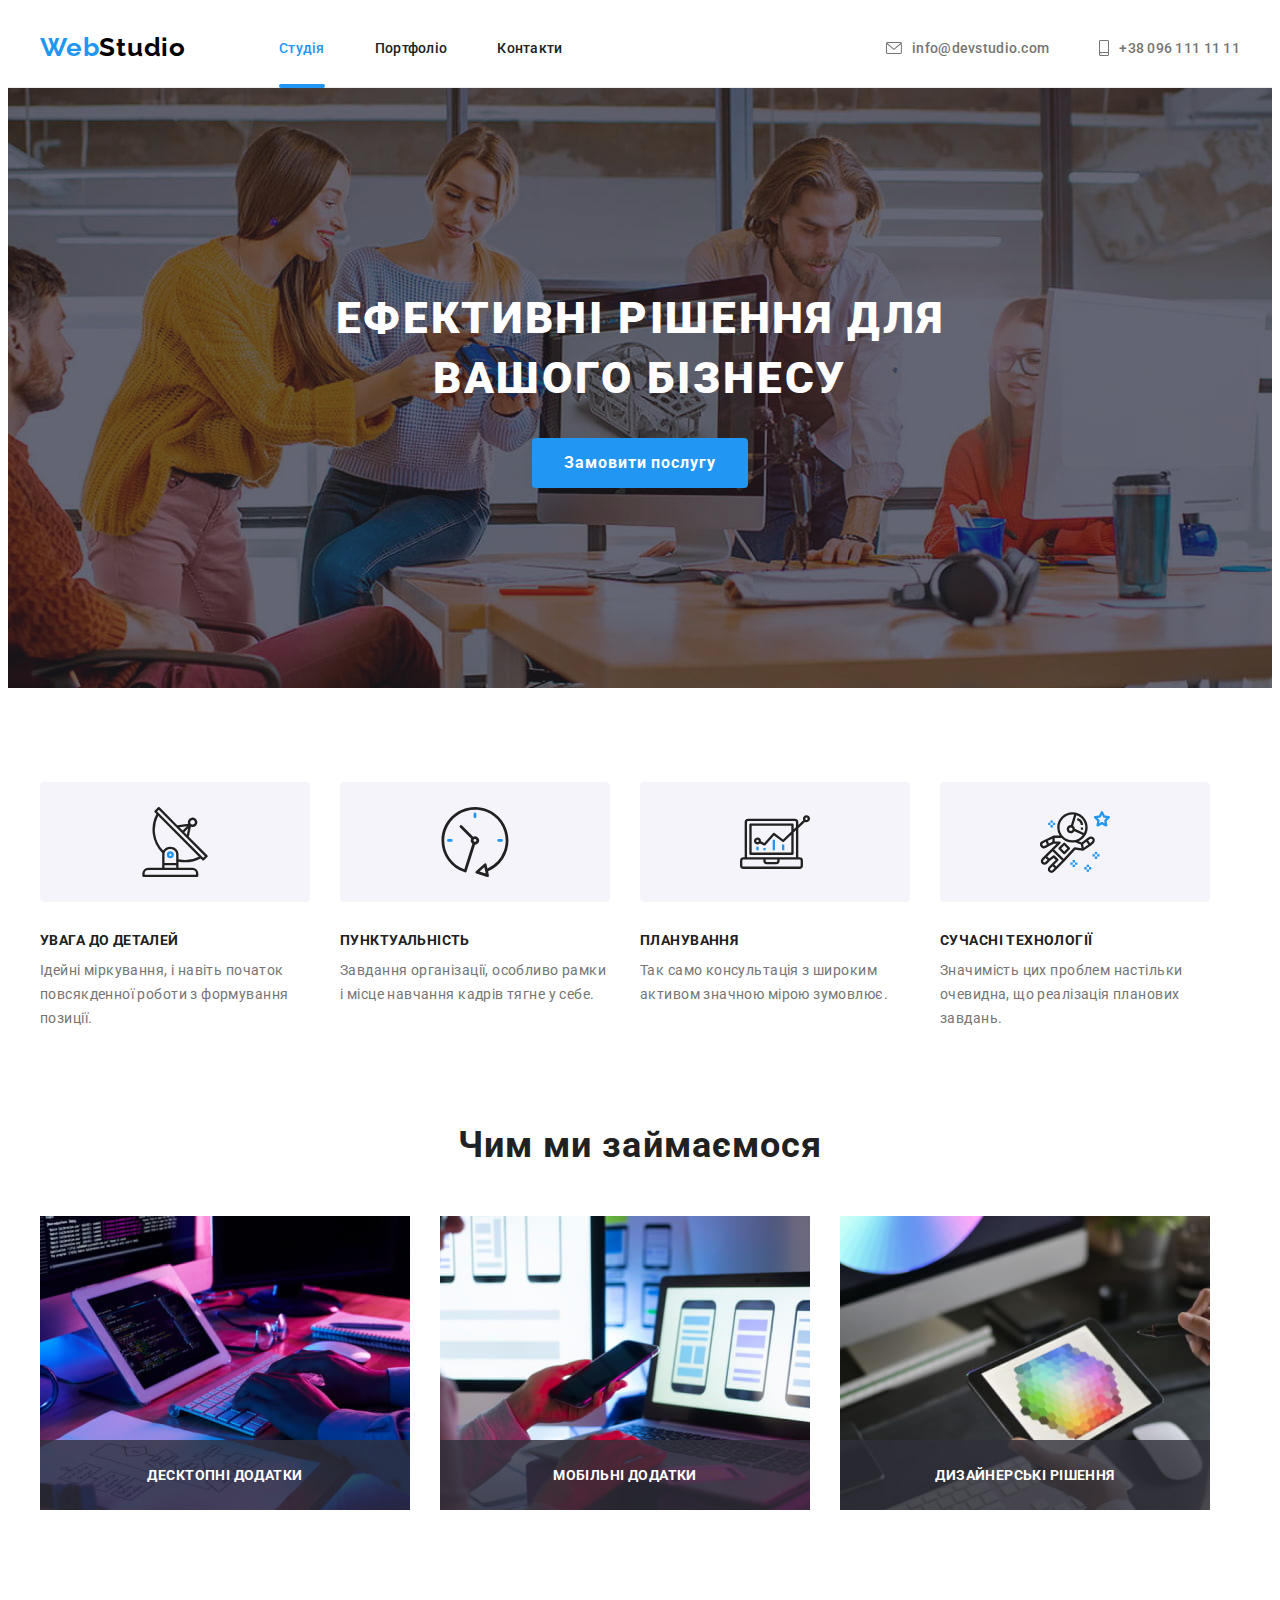
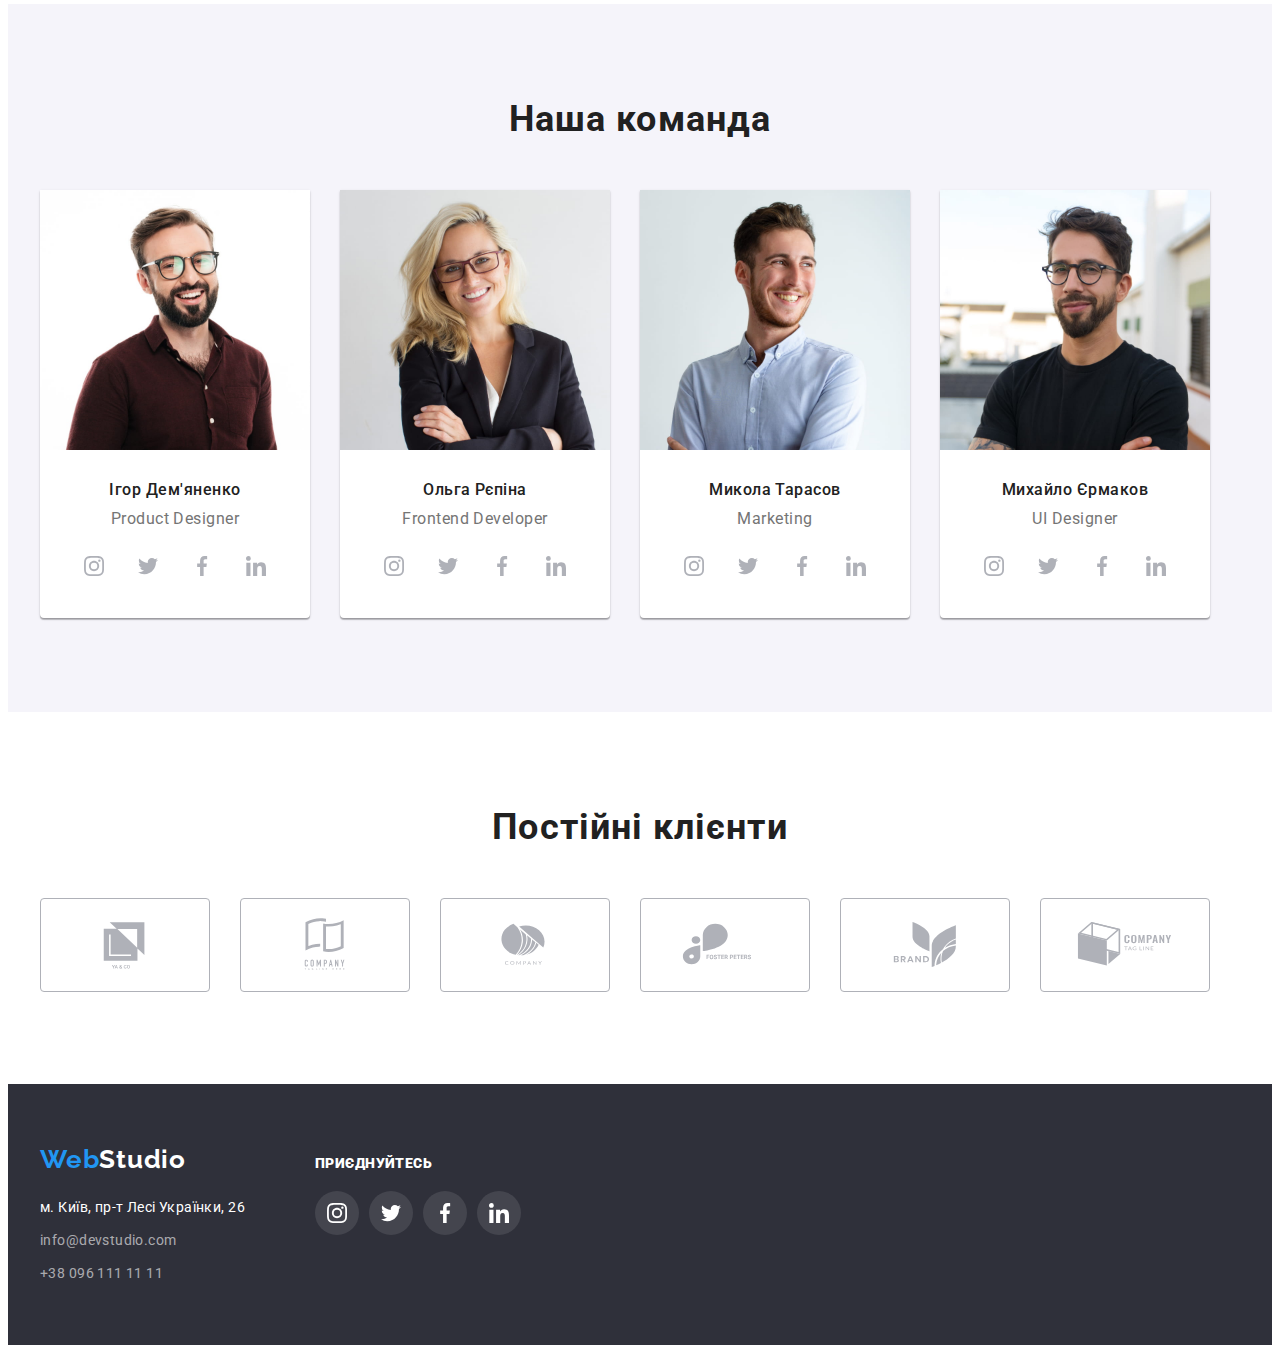
<file: index.html>
<!DOCTYPE html>
<html lang="uk">
  <head>
    <meta charset="UTF-8" />
    <meta http-equiv="X-UA-Compatible" content="IE=edge" />
    <meta name="viewport" content="width=device-width, initial-scale=1.0" />
    <title>Студія</title>
    <!-- Fonts -->
    <link rel="preconnect" href="https://fonts.googleapis.com" />
    <link rel="preconnect" href="https://fonts.gstatic.com" crossorigin />
    <link
      href="https://fonts.googleapis.com/css2?family=Raleway:wght@700&family=Roboto:wght@400;500;700;900&display=swap"
      rel="stylesheet"
    />
    <!-- Modern Normalize -->
    <link
      rel="stylesheet"
      href="https://cdnjs.cloudflare.com/ajax/libs/modern-normalize/1.1.0/modern-normalize.min.css"
      integrity="sha512-wpPYUAdjBVSE4KJnH1VR1HeZfpl1ub8YT/NKx4PuQ5NmX2tKuGu6U/JRp5y+Y8XG2tV+wKQpNHVUX03MfMFn9Q=="
      crossorigin="anonymous"
      referrerpolicy="no-referrer"
    />
    <!-- Custom Styles -->
    <link rel="stylesheet" href="./css/style.css" />
  </head>
  <body class="page">
    <header class="header">
      <div class="container header-container">
        <a class="header-logo link" lang="en" href="./index.html"
          ><span class="logo-part">Web</span>Studio</a
        >
        <nav class="main-nav">
          <ul class="main-nav-list list">
            <li class="main-nav-item">
              <a class="main-nav-link link current" href="./index.html">Студія</a>
            </li>
            <li class="main-nav-item">
              <a class="main-nav-link link" href="./portfolio.html">Портфоліо</a>
            </li>
            <li class="main-nav-item">
              <a class="main-nav-link link" href="#">Контакти</a>
            </li>
          </ul>
        </nav>
        <ul class="header-contact-list list">
          <li class="header-contact-item">
            <a class="header-contact-link link" href="mailto:info@devstudio.com">
              <svg class="contact-icon" width="16" height="12">
                <use href="./images/icons.svg#mail"></use>
              </svg>
              info@devstudio.com</a
            >
          </li>
          <li class="header-contact-item">
            <a class="header-contact-link link" href="tel:+380961111111">
              <svg class="contact-icon" width="10" height="16">
                <use href="./images/icons.svg#phone"></use>
              </svg>
              +38 096 111 11 11</a
            >
          </li>
        </ul>
      </div>
    </header>
    <main>
      <!-- Герой  -->
      <section class="hero">
        <div class="container">
          <h1 class="hero-title">Ефективні рішення для вашого бізнесу</h1>
          <button class="hero-btn" type="button" data-modal-open>Замовити послугу</button>
        </div>
      </section>
      <!-- Особливості -->
      <section class="features section">
        <div class="container">
          <h2 class="features-main-title visually-hidden">Особливості</h2>
          <ul class="features-list list">
            <li class="features-list-item">
              <div class="background-icon">
                <svg class="features-icon" width="70" height="70">
                  <use href="./images/icons.svg#antenna"></use>
                </svg>
              </div>
              <h3 class="features-title">Увага до деталей</h3>
              <p class="features-subtitle">
                Ідейні міркування, і навіть початок повсякденної роботи з формування позиції.
              </p>
            </li>
            <li class="features-list-item">
              <div class="background-icon">
                <svg class="features-icon" width="70" height="70">
                  <use href="./images/icons.svg#clock"></use>
                </svg>
              </div>
              <h3 class="features-title">Пунктуальність</h3>
              <p class="features-subtitle">
                Завдання організації, особливо рамки і місце навчання кадрів тягне у себе.
              </p>
            </li>
            <li class="features-list-item">
              <div class="background-icon">
                <svg class="features-icon" width="70" height="70">
                  <use href="./images/icons.svg#diagram"></use>
                </svg>
              </div>
              <h3 class="features-title">Планування</h3>
              <p class="features-subtitle">
                Так само консультація з широким активом значною мірою зумовлює.
              </p>
            </li>
            <li class="features-list-item">
              <div class="background-icon">
                <svg class="features-icon" width="70" height="70">
                  <use href="./images/icons.svg#astronaut"></use>
                </svg>
              </div>
              <h3 class="features-title">Сучасні технології</h3>
              <p class="features-subtitle">
                Значимість цих проблем настільки очевидна, що реалізація планових завдань.
              </p>
            </li>
          </ul>
        </div>
      </section>
      <!-- Чим ми займаємося -->
      <section class="function">
        <div class="container">
          <h2 class="function-title">Чим ми займаємося</h2>
          <ul class="function-list list">
            <li class="function-list-item">
              <div class="function-thumb">
                <img
                  class="function-img"
                  src="./images/what-we-do/img-1.jpg"
                  alt="Десктопні додатки"
                  width="370"
                  height="294"
                />
                <div class="function-txt-box">
                  <p class="function-txt">Десктопні додатки</p>
                </div>
              </div>
            </li>
            <li class="function-list-item">
              <div class="function-thumb">
                <img
                  class="function-img"
                  src="./images/what-we-do/img-2.jpg"
                  alt="Мобільні додатки"
                  width="370"
                  height="294"
                />
                <div class="function-txt-box">
                  <p class="function-txt">Мобільні додатки</p>
                </div>
              </div>
            </li>
            <li class="function-list-item">
              <div class="function-thumb">
                <img
                  class="function-img"
                  src="./images/what-we-do/img-3.jpg"
                  alt="Дизайнерські рішення"
                  width="370"
                  height="294"
                />
                <div class="function-txt-box">
                  <p class="function-txt">Дизайнерські рішення</p>
                </div>
              </div>
            </li>
          </ul>
        </div>
      </section>
      <!-- Наша команда -->
      <section class="team section">
        <div class="container">
          <h2 class="team-title">Наша команда</h2>
          <ul class="team-list list">
            <li class="team-list-item">
              <img
                class="team-img"
                src="./images/our-team/img-1.jpg"
                alt="Ігор Дем'яненко"
                width="270"
                height="260"
              />
              <div class="txt-part">
                <h3 class="name">Ігор Дем'яненко</h3>
                <p class="profession" lang="en">Product Designer</p>
                <ul class="socials list">
                  <li class="socials-item">
                    <a
                      class="socials-link link"
                      href="https://instagram.com"
                      target="_blank"
                      rel="noopener noreferrer"
                      aria-label="Instagram"
                    >
                      <svg class="socials-icon" width="20" height="20">
                        <use href="./images/icons.svg#instagram"></use>
                      </svg>
                    </a>
                  </li>
                  <li class="socials-item">
                    <a
                      class="socials-link link"
                      href="https://twitter.com"
                      target="_blank"
                      rel="noopener noreferrer"
                      aria-label="Twitter"
                    >
                      <svg class="socials-icon" width="20" height="20">
                        <use href="./images/icons.svg#twitter"></use>
                      </svg>
                    </a>
                  </li>
                  <li class="socials-item">
                    <a
                      class="socials-link link"
                      href="https://facebook.com"
                      target="_blank"
                      rel="noopener noreferrer"
                      aria-label="Facebook"
                    >
                      <svg class="socials-icon" width="20" height="20">
                        <use href="./images/icons.svg#facebook"></use>
                      </svg>
                    </a>
                  </li>
                  <li class="socials-item">
                    <a
                      class="socials-link link"
                      href="https://linkedin.com"
                      target="_blank"
                      rel="noopener noreferrer"
                      aria-label="Linkedin"
                    >
                      <svg class="socials-icon" width="20" height="20">
                        <use href="./images/icons.svg#linkedin"></use>
                      </svg>
                    </a>
                  </li>
                </ul>
              </div>
            </li>
            <li class="team-list-item">
              <img
                class="team-img"
                src="./images/our-team/img-2.jpg"
                alt="Ольга Рєпіна"
                width="270"
                height="260"
              />
              <div class="txt-part">
                <h3 class="name">Ольга Рєпіна</h3>
                <p class="profession" lang="en">Frontend Developer</p>
                <ul class="socials list">
                  <li class="socials-item">
                    <a
                      class="socials-link link"
                      href="https://instagram.com"
                      target="_blank"
                      rel="noopener noreferrer"
                      aria-label="Instagram"
                    >
                      <svg class="socials-icon" width="20" height="20">
                        <use href="./images/icons.svg#instagram"></use>
                      </svg>
                    </a>
                  </li>
                  <li class="socials-item">
                    <a
                      class="socials-link link"
                      href="https://twitter.com"
                      target="_blank"
                      rel="noopener noreferrer"
                      aria-label="Twitter"
                    >
                      <svg class="socials-icon" width="20" height="20">
                        <use href="./images/icons.svg#twitter"></use>
                      </svg>
                    </a>
                  </li>
                  <li class="socials-item">
                    <a
                      class="socials-link link"
                      href="https://facebook.com"
                      target="_blank"
                      rel="noopener noreferrer"
                      aria-label="Facebook"
                    >
                      <svg class="socials-icon" width="20" height="20">
                        <use href="./images/icons.svg#facebook"></use>
                      </svg>
                    </a>
                  </li>
                  <li class="socials-item">
                    <a
                      class="socials-link link"
                      href="https://linkedin.com"
                      target="_blank"
                      rel="noopener noreferrer"
                      aria-label="Linkedin"
                    >
                      <svg class="socials-icon" width="20" height="20">
                        <use href="./images/icons.svg#linkedin"></use>
                      </svg>
                    </a>
                  </li>
                </ul>
              </div>
            </li>
            <li class="team-list-item">
              <img
                class="team-img"
                src="./images/our-team/img-3.jpg"
                alt="Микола Тарасов"
                width="270"
                height="260"
              />
              <div class="txt-part">
                <h3 class="name">Микола Тарасов</h3>
                <p class="profession" lang="en">Marketing</p>
                <ul class="socials list">
                  <li class="socials-item">
                    <a
                      class="socials-link link"
                      href="https://instagram.com"
                      target="_blank"
                      rel="noopener noreferrer"
                      aria-label="Instagram"
                    >
                      <svg class="socials-icon" width="20" height="20">
                        <use href="./images/icons.svg#instagram"></use>
                      </svg>
                    </a>
                  </li>
                  <li class="socials-item">
                    <a
                      class="socials-link link"
                      href="https://twitter.com"
                      target="_blank"
                      rel="noopener noreferrer"
                      aria-label="Twitter"
                    >
                      <svg class="socials-icon" width="20" height="20">
                        <use href="./images/icons.svg#twitter"></use>
                      </svg>
                    </a>
                  </li>
                  <li class="socials-item">
                    <a
                      class="socials-link link"
                      href="https://facebook.com"
                      target="_blank"
                      rel="noopener noreferrer"
                      aria-label="Facebook"
                    >
                      <svg class="socials-icon" width="20" height="20">
                        <use href="./images/icons.svg#facebook"></use>
                      </svg>
                    </a>
                  </li>
                  <li class="socials-item">
                    <a
                      class="socials-link link"
                      href="https://linkedin.com"
                      target="_blank"
                      rel="noopener noreferrer"
                      aria-label="Linkedin"
                    >
                      <svg class="socials-icon" width="20" height="20">
                        <use href="./images/icons.svg#linkedin"></use>
                      </svg>
                    </a>
                  </li>
                </ul>
              </div>
            </li>
            <li class="team-list-item">
              <img
                class="team-img"
                src="./images/our-team/img-4.jpg"
                alt="Михайло Єрмаков"
                width="270"
                height="260"
              />
              <div class="txt-part">
                <h3 class="name">Михайло Єрмаков</h3>
                <p class="profession" lang="en">UI Designer</p>
                <ul class="socials list">
                  <li class="socials-item">
                    <a
                      class="socials-link link"
                      href="https://instagram.com"
                      target="_blank"
                      rel="noopener noreferrer"
                      aria-label="Instagram"
                    >
                      <svg class="socials-icon" width="20" height="20">
                        <use href="./images/icons.svg#instagram"></use>
                      </svg>
                    </a>
                  </li>
                  <li class="socials-item">
                    <a
                      class="socials-link link"
                      href="https://twitter.com"
                      target="_blank"
                      rel="noopener noreferrer"
                      aria-label="Twitter"
                    >
                      <svg class="socials-icon" width="20" height="20">
                        <use href="./images/icons.svg#twitter"></use>
                      </svg>
                    </a>
                  </li>
                  <li class="socials-item">
                    <a
                      class="socials-link link"
                      href="https://facebook.com"
                      target="_blank"
                      rel="noopener noreferrer"
                      aria-label="Facebook"
                    >
                      <svg class="socials-icon" width="20" height="20">
                        <use href="./images/icons.svg#facebook"></use>
                      </svg>
                    </a>
                  </li>
                  <li class="socials-item">
                    <a
                      class="socials-link link"
                      href="https://linkedin.com"
                      target="_blank"
                      rel="noopener noreferrer"
                      aria-label="Linkedin"
                    >
                      <svg class="socials-icon" width="20" height="20">
                        <use href="./images/icons.svg#linkedin"></use>
                      </svg>
                    </a>
                  </li>
                </ul>
              </div>
            </li>
          </ul>
        </div>
      </section>
      <!-- Постійні клієнти -->
      <section class="clients section">
        <div class="container">
          <h2 class="clients-title">Постійні клієнти</h2>
          <ul class="clients-list list">
            <li class="clients-list-item">
              <a
                class="clients-link link"
                href="#"
                target="_blank"
                rel="noopener noreferrer"
                aria-label="YA & CO"
                ><svg class="client-icon" width="106" height="60">
                  <use href="./images/icons.svg#client1"></use>
                </svg>
              </a>
            </li>
            <li class="clients-list-item">
              <a
                class="clients-link link"
                href="#"
                target="_blank"
                rel="noopener noreferrer"
                aria-label="COMPANY TAGLINE HERE"
                ><svg class="client-icon" width="106" height="60">
                  <use href="./images/icons.svg#client2"></use>
                </svg>
              </a>
            </li>
            <li class="clients-list-item">
              <a
                class="clients-link link"
                href="#"
                target="_blank"
                rel="noopener noreferrer"
                aria-label="COMPANY"
                ><svg class="client-icon" width="106" height="60">
                  <use href="./images/icons.svg#client3"></use>
                </svg>
              </a>
            </li>
            <li class="clients-list-item">
              <a
                class="clients-link link"
                href="#"
                target="_blank"
                rel="noopener noreferrer"
                aria-label="FOSTER PETERS"
                ><svg class="client-icon" width="106" height="60">
                  <use href="./images/icons.svg#client4"></use>
                </svg>
              </a>
            </li>
            <li class="clients-list-item">
              <a
                class="clients-link link"
                href="#"
                target="_blank"
                rel="noopener noreferrer"
                aria-label="BRAND"
                ><svg class="client-icon" width="106" height="60">
                  <use href="./images/icons.svg#client5"></use>
                </svg>
              </a>
            </li>
            <li class="clients-list-item">
              <a
                class="clients-link link"
                href="#"
                target="_blank"
                rel="noopener noreferrer"
                aria-label="COMPANY TAG LINE"
                ><svg class="client-icon" width="106" height="60">
                  <use href="./images/icons.svg#client6"></use>
                </svg>
              </a>
            </li>
          </ul>
        </div>
      </section>
    </main>
    <footer class="footer">
      <div class="footer-container container">
        <div class="footer-nav">
          <a class="footer-logo link" lang="en" href="./index.html"
            ><span class="logo-part">Web</span>Studio</a
          >
          <address class="info">
            <ul class="info-list list">
              <li class="info-list-item">
                <a
                  class="adress-link link"
                  href="https://goo.gl/maps/as8fTJ3yX4qx2LzX6"
                  target="_blank"
                  rel="noopener noreferrer"
                  >м. Київ, пр-т Лесі Українки, 26</a
                >
              </li>
              <li class="info-list-item">
                <a class="info-link link" href="mailto:info@devstudio.com">info@devstudio.com</a>
              </li>
              <li class="info-list-item">
                <a class="info-link link" href="tel:+380961111111">+38 096 111 11 11</a>
              </li>
            </ul>
          </address>
        </div>
        <div class="footer-socials">
          <p class="footer-socials-title"><strong>приєднуйтесь</strong></p>
          <ul class="footer-socials-list list">
            <li class="footer-socials-item">
              <a
                class="footer-socials-link link"
                href="https://instagram.com"
                target="_blank"
                rel="noopener noreferrer"
                aria-label="Instagram"
              >
                <svg class="footer-socials-icon" width="20" height="20">
                  <use href="./images/icons.svg#instagram"></use>
                </svg>
              </a>
            </li>
            <li class="footer-socials-item">
              <a
                class="footer-socials-link link"
                href="https://twitter.com"
                target="_blank"
                rel="noopener noreferrer"
                aria-label="Twitter"
              >
                <svg class="footer-socials-icon" width="20" height="20">
                  <use href="./images/icons.svg#twitter"></use>
                </svg>
              </a>
            </li>
            <li class="footer-socials-item">
              <a
                class="footer-socials-link link"
                href="https://facebook.com"
                target="_blank"
                rel="noopener noreferrer"
                aria-label="Facebook"
              >
                <svg class="footer-socials-icon" width="20" height="20">
                  <use href="./images/icons.svg#facebook"></use>
                </svg>
              </a>
            </li>
            <li class="footer-socials-item">
              <a
                class="footer-socials-link link"
                href="https://linkedin.com"
                target="_blank"
                rel="noopener noreferrer"
                aria-label="Linkedin"
              >
                <svg class="footer-socials-icon" width="20" height="20">
                  <use href="./images/icons.svg#linkedin"></use>
                </svg>
              </a>
            </li>
          </ul>
        </div>
      </div>
    </footer>
    <!-- Modal window -->
    <div class="backdrop is-hidden" data-modal>
      <div class="modal">
        <button class="modal-btn" type="button" data-modal-close>
          <svg width="11" height="11">
            <use href="./images/icons.svg#close-x"></use>
          </svg>
        </button>
      </div>
    </div>
    <script src="./js/modal.js"></script>
  </body>
</html>
</file>
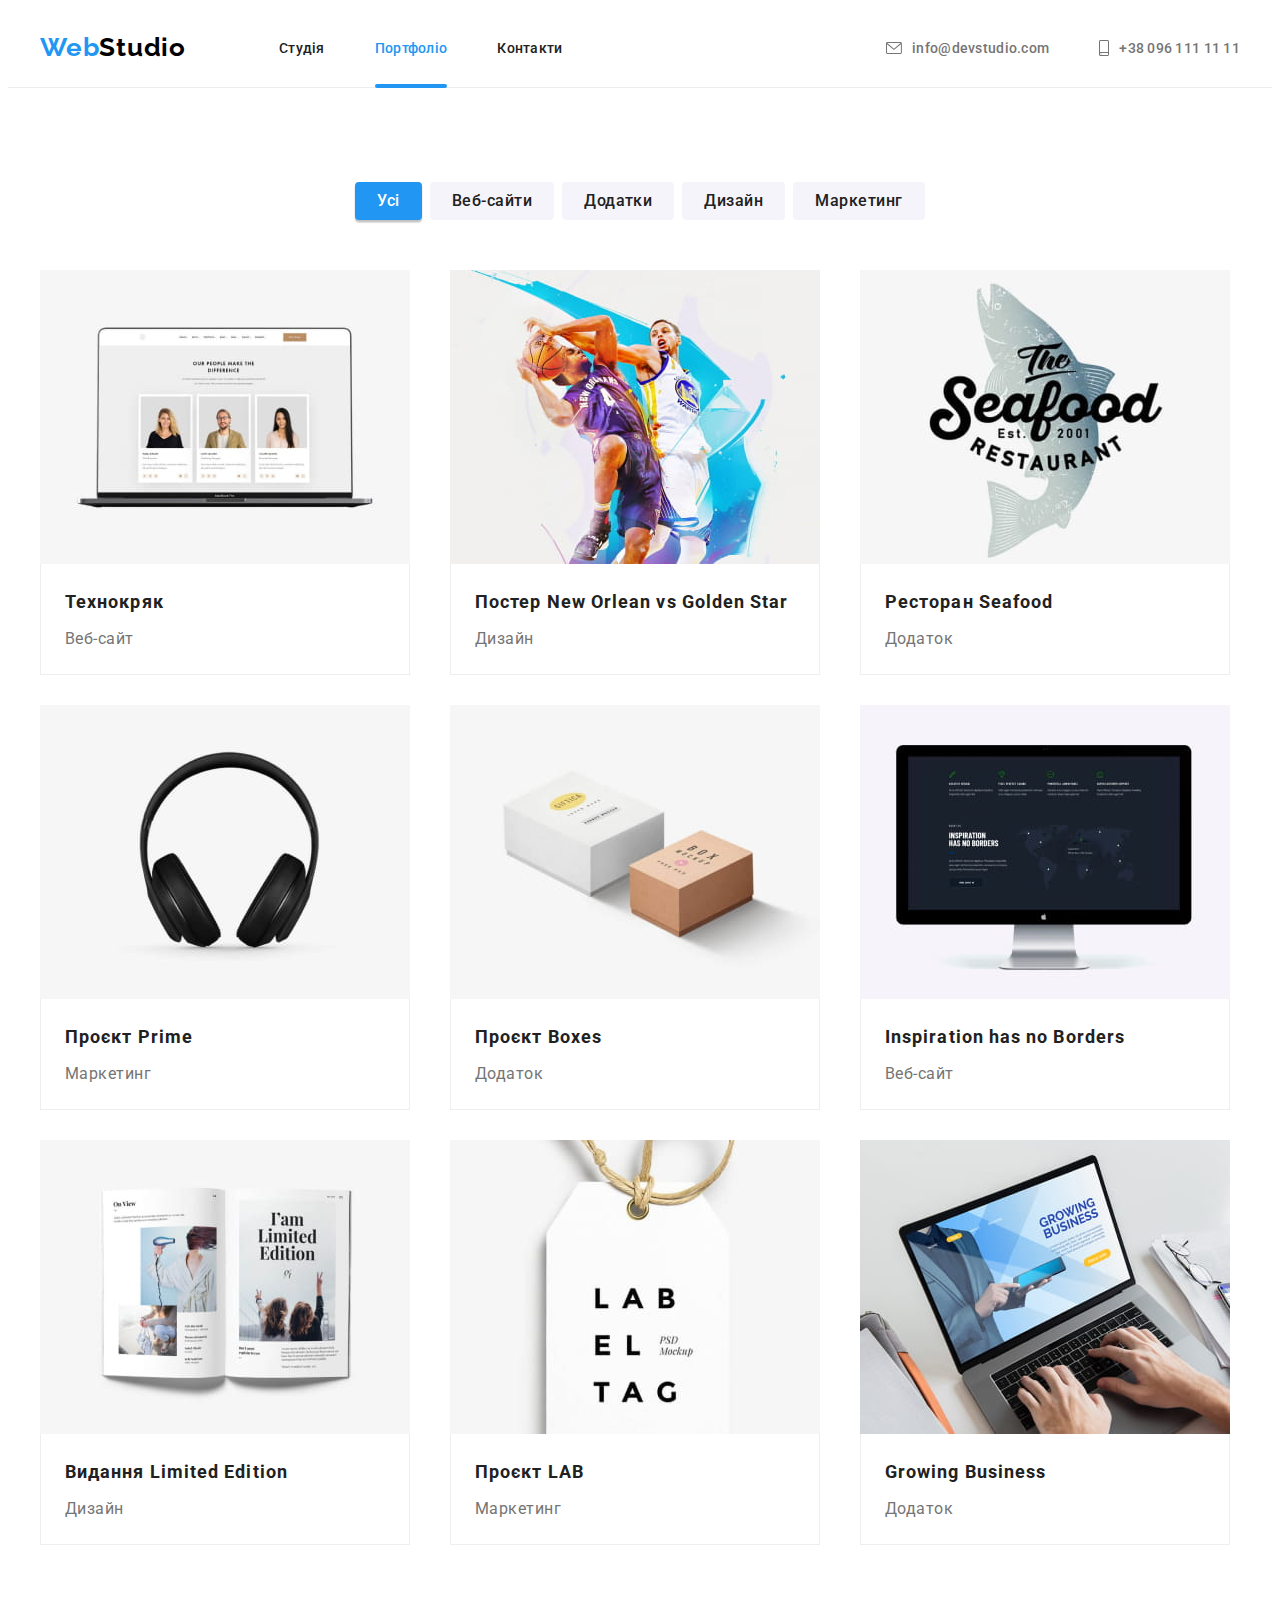
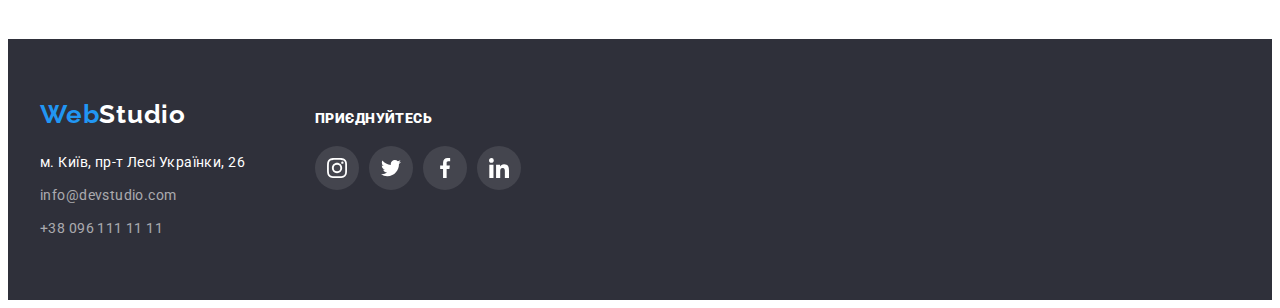
<file: portfolio.html>
<!DOCTYPE html>
<html lang="uk">
  <head>
    <meta charset="UTF-8" />
    <meta http-equiv="X-UA-Compatible" content="IE=edge" />
    <meta name="viewport" content="width=device-width, initial-scale=1.0" />
    <title>Портфоліо</title>
    <!-- Fonts -->
    <link rel="preconnect" href="https://fonts.googleapis.com" />
    <link rel="preconnect" href="https://fonts.gstatic.com" crossorigin />
    <link
      href="https://fonts.googleapis.com/css2?family=Raleway:wght@700&family=Roboto:wght@400;500;700;900&display=swap"
      rel="stylesheet"
    />
    <!-- Modern Normalize -->
    <link
      rel="stylesheet"
      href="https://cdnjs.cloudflare.com/ajax/libs/modern-normalize/1.1.0/modern-normalize.min.css"
      integrity="sha512-wpPYUAdjBVSE4KJnH1VR1HeZfpl1ub8YT/NKx4PuQ5NmX2tKuGu6U/JRp5y+Y8XG2tV+wKQpNHVUX03MfMFn9Q=="
      crossorigin="anonymous"
      referrerpolicy="no-referrer"
    />
    <!-- Custom Styles -->
    <link rel="stylesheet" href="./css/style.css" />
  </head>
  <body class="page">
    <!-- Header -->
    <header class="header">
      <div class="container header-container">
        <a class="header-logo link" lang="en" href="./index.html"
          ><span class="logo-part">Web</span>Studio</a
        >
        <nav class="main-nav">
          <ul class="main-nav-list list">
            <li class="main-nav-item">
              <a class="main-nav-link link" href="./index.html">Студія</a>
            </li>
            <li class="main-nav-item">
              <a class="main-nav-link link current" href="./portfolio.html">Портфоліо</a>
            </li>
            <li class="main-nav-item">
              <a class="main-nav-link link" href="#">Контакти</a>
            </li>
          </ul>
        </nav>
        <ul class="header-contact-list list">
          <li class="header-contact-item">
            <a class="header-contact-link link" href="mailto:info@devstudio.com">
              <svg class="contact-icon" width="16" height="12">
                <use href="./images/icons.svg#mail"></use>
              </svg>
              info@devstudio.com</a
            >
          </li>
          <li class="header-contact-item">
            <a class="header-contact-link link" href="tel:+380961111111">
              <svg class="contact-icon" width="10" height="16">
                <use href="./images/icons.svg#phone"></use>
              </svg>
              +38 096 111 11 11</a
            >
          </li>
        </ul>
      </div>
    </header>
    <main class="primary">
      <section class="gallery section">
        <div class="container">
          <h1 class="gallery-main-title visually-hidden">Портфоліо</h1>
          <!-- Gallery Button -->
          <ul class="gallery-btn list">
            <li class="gallery-btn-item">
              <button class="btn active" type="button">Усі</button>
            </li>
            <li class="gallery-btn-item"><button class="btn" type="button">Веб-сайти</button></li>
            <li class="gallery-btn-item"><button class="btn" type="button">Додатки</button></li>
            <li class="gallery-btn-item"><button class="btn" type="button">Дизайн</button></li>
            <li class="gallery-btn-item"><button class="btn" type="button">Маркетинг</button></li>
          </ul>
          <!-- Gallery Cards -->
          <ul class="gallery-list list">
            <li class="gallery-list-item">
              <a class="gallery-link link" href="#" target="_blank">
                <div class="gallery-thumb">
                  <img
                    class="example-img"
                    src="./images/portfolio/img.jpg"
                    alt=""
                    width="370"
                    height="294"
                  />
                  <div class="overlay">
                    <p class="overlay-desc">
                      Ресурс пропонує комплексні пропозиції з різним рівнем функціоналу та сервісів.
                      Все це дозволить відвідувачу отримати вичерпні відомості про компанію чи
                      приватну особу.
                    </p>
                  </div>
                </div>
                <div class="gallery-txt">
                  <h2 class="gallery-title">Технокряк</h2>
                  <p class="gallery-subtitle">Веб-сайт</p>
                </div>
              </a>
            </li>
            <li class="gallery-list-item">
              <a class="gallery-link link" href="#" target="_blank">
                <div class="gallery-thumb">
                  <img
                    class="example-img"
                    src="./images/portfolio/img-1.jpg"
                    alt=""
                    width="370"
                    height="294"
                  />
                  <div class="overlay">
                    <p class="overlay-desc">
                      Ресурс пропонує комплексні пропозиції з різним рівнем функціоналу та сервісів.
                      Все це дозволить відвідувачу отримати вичерпні відомості про компанію чи
                      приватну особу.
                    </p>
                  </div>
                </div>
                <div class="gallery-txt">
                  <h2 class="gallery-title">
                    Постер <span lang="en">New Orlean vs Golden Star</span>
                  </h2>
                  <p class="gallery-subtitle">Дизайн</p>
                </div>
              </a>
            </li>
            <li class="gallery-list-item">
              <a class="gallery-link link" href="#" target="_blank">
                <div class="gallery-thumb">
                  <img
                    class="example-img"
                    src="./images/portfolio/img-2.jpg"
                    alt=""
                    width="370"
                    height="294"
                  />
                  <div class="overlay">
                    <p class="overlay-desc">
                      Ресурс пропонує комплексні пропозиції з різним рівнем функціоналу та сервісів.
                      Все це дозволить відвідувачу отримати вичерпні відомості про компанію чи
                      приватну особу.
                    </p>
                  </div>
                </div>
                <div class="gallery-txt">
                  <h2 class="gallery-title">Ресторан <span lang="en">Seafood</span></h2>
                  <p class="gallery-subtitle">Додаток</p>
                </div>
              </a>
            </li>
            <li class="gallery-list-item">
              <a class="gallery-link link" href="#" target="_blank">
                <div class="gallery-thumb">
                  <img
                    class="example-img"
                    src="./images/portfolio/img-3.jpg"
                    alt=""
                    width="370"
                    height="294"
                  />
                  <div class="overlay">
                    <p class="overlay-desc">
                      Ресурс пропонує комплексні пропозиції з різним рівнем функціоналу та сервісів.
                      Все це дозволить відвідувачу отримати вичерпні відомості про компанію чи
                      приватну особу.
                    </p>
                  </div>
                </div>
                <div class="gallery-txt">
                  <h2 class="gallery-title">Проєкт <span lang="en">Prime</span></h2>
                  <p class="gallery-subtitle">Маркетинг</p>
                </div>
              </a>
            </li>
            <li class="gallery-list-item">
              <a class="gallery-link link" href="#" target="_blank">
                <div class="gallery-thumb">
                  <img
                    class="example-img"
                    src="./images/portfolio/img-4.jpg"
                    alt=""
                    width="370"
                    height="294"
                  />
                  <div class="overlay">
                    <p class="overlay-desc">
                      Ресурс пропонує комплексні пропозиції з різним рівнем функціоналу та сервісів.
                      Все це дозволить відвідувачу отримати вичерпні відомості про компанію чи
                      приватну особу.
                    </p>
                  </div>
                </div>
                <div class="gallery-txt">
                  <h2 class="gallery-title">Проєкт <span lang="en">Boxes</span></h2>
                  <p class="gallery-subtitle">Додаток</p>
                </div>
              </a>
            </li>
            <li class="gallery-list-item">
              <a class="gallery-link link" href="#" target="_blank">
                <div class="gallery-thumb">
                  <img
                    class="example-img"
                    src="./images/portfolio/img-5.jpg"
                    alt=""
                    width="370"
                    height="294"
                  />
                  <div class="overlay">
                    <p class="overlay-desc">
                      Ресурс пропонує комплексні пропозиції з різним рівнем функціоналу та сервісів.
                      Все це дозволить відвідувачу отримати вичерпні відомості про компанію чи
                      приватну особу.
                    </p>
                  </div>
                </div>
                <div class="gallery-txt">
                  <h2 class="gallery-title" lang="en">Inspiration has no Borders</h2>
                  <p class="gallery-subtitle">Веб-сайт</p>
                </div>
              </a>
            </li>
            <li class="gallery-list-item">
              <a class="gallery-link link" href="#" target="_blank">
                <div class="gallery-thumb">
                  <img
                    class="example-img"
                    src="./images/portfolio/img-6.jpg"
                    alt=""
                    width="370"
                    height="294"
                  />
                  <div class="overlay">
                    <p class="overlay-desc">
                      Ресурс пропонує комплексні пропозиції з різним рівнем функціоналу та сервісів.
                      Все це дозволить відвідувачу отримати вичерпні відомості про компанію чи
                      приватну особу.
                    </p>
                  </div>
                </div>
                <div class="gallery-txt">
                  <h2 class="gallery-title">Видання <span lang="en">Limited Edition</span></h2>
                  <p class="gallery-subtitle">Дизайн</p>
                </div>
              </a>
            </li>
            <li class="gallery-list-item">
              <a class="gallery-link link" href="#" target="_blank">
                <div class="gallery-thumb">
                  <img
                    class="example-img"
                    src="./images/portfolio/img-7.jpg"
                    alt=""
                    width="370"
                    height="294"
                  />
                  <div class="overlay">
                    <p class="overlay-desc">
                      Ресурс пропонує комплексні пропозиції з різним рівнем функціоналу та сервісів.
                      Все це дозволить відвідувачу отримати вичерпні відомості про компанію чи
                      приватну особу.
                    </p>
                  </div>
                </div>
                <div class="gallery-txt">
                  <h2 class="gallery-title">Проєкт <span lang="en">LAB</span></h2>
                  <p class="gallery-subtitle">Маркетинг</p>
                </div>
              </a>
            </li>
            <li class="gallery-list-item">
              <a class="gallery-link link" href="#" target="_blank">
                <div class="gallery-thumb">
                  <img
                    class="example-img"
                    src="./images/portfolio/img-8.jpg"
                    alt=""
                    width="370"
                    height="294"
                  />
                  <div class="overlay">
                    <p class="overlay-desc">
                      Ресурс пропонує комплексні пропозиції з різним рівнем функціоналу та сервісів.
                      Все це дозволить відвідувачу отримати вичерпні відомості про компанію чи
                      приватну особу.
                    </p>
                  </div>
                </div>
                <div class="gallery-txt">
                  <h2 class="gallery-title" lang="en">Growing Business</h2>
                  <p class="gallery-subtitle">Додаток</p>
                </div>
              </a>
            </li>
          </ul>
        </div>
      </section>
    </main>
    <!-- Footer -->
    <footer class="footer">
      <div class="footer-container container">
        <div class="footer-nav">
          <a class="footer-logo link" lang="en" href="./index.html"
            ><span class="logo-part">Web</span>Studio</a
          >
          <address class="info">
            <ul class="info-list list">
              <li class="info-list-item">
                <a
                  class="adress-link link"
                  href="https://goo.gl/maps/as8fTJ3yX4qx2LzX6"
                  target="_blank"
                  rel="noopener noreferrer"
                  >м. Київ, пр-т Лесі Українки, 26</a
                >
              </li>
              <li class="info-list-item">
                <a class="info-link link" href="mailto:info@devstudio.com">info@devstudio.com</a>
              </li>
              <li class="info-list-item">
                <a class="info-link link" href="tel:+380961111111">+38 096 111 11 11</a>
              </li>
            </ul>
          </address>
        </div>
        <div class="footer-socials">
          <p class="footer-socials-title"><strong>приєднуйтесь</strong></p>
          <ul class="footer-socials-list list">
            <li class="footer-socials-item">
              <a
                class="footer-socials-link link"
                href="https://instagram.com"
                target="_blank"
                rel="noopener noreferrer"
                aria-label="Instagram"
              >
                <svg class="footer-socials-icon" width="20" height="20">
                  <use href="./images/icons.svg#instagram"></use>
                </svg>
              </a>
            </li>
            <li class="footer-socials-item">
              <a
                class="footer-socials-link link"
                href="https://twitter.com"
                target="_blank"
                rel="noopener noreferrer"
                aria-label="Twitter"
              >
                <svg class="footer-socials-icon" width="20" height="20">
                  <use href="./images/icons.svg#twitter"></use>
                </svg>
              </a>
            </li>
            <li class="footer-socials-item">
              <a
                class="footer-socials-link link"
                href="https://facebook.com"
                target="_blank"
                rel="noopener noreferrer"
                aria-label="Facebook"
              >
                <svg class="footer-socials-icon" width="20" height="20">
                  <use href="./images/icons.svg#facebook"></use>
                </svg>
              </a>
            </li>
            <li class="footer-socials-item">
              <a
                class="footer-socials-link link"
                href="https://linkedin.com"
                target="_blank"
                rel="noopener noreferrer"
                aria-label="Linkedin"
              >
                <svg class="footer-socials-icon" width="20" height="20">
                  <use href="./images/icons.svg#linkedin"></use>
                </svg>
              </a>
            </li>
          </ul>
        </div>
      </div>
    </footer>
  </body>
</html>
</file>
<file: css/style.css>
:root {
  /* Fonts */
  --main-font: 'Roboto', sans-serif;
  --secondary-font: 'Raleway', sans-serif;

  /* Text colors */
  --main-txt-cl: #212121;
  --secondary-txt-cl: #757575;
  --light-txt-cl: #ffffff;
  --dark-logo-cl: #000000;
  --blue-cl: #2196f3;
  --info-txt-cl: rgba(255, 255, 255, 0.6);

  /* Background colors */
  --main-background-cl: #ffffff;
  --secondary-background-cl: #2f303a;
  --grey-background-cl: #f5f4fa;
  --shadow-background: rgba(47, 48, 58, 0.4);
  --footer-icon-bcgr: rgba(255, 255, 255, 0.1);
  --modal-backdrop-bcgr: rgba(0, 0, 0, 0.2);
  --card-overlay-bg: rgba(33, 150, 243, 0.9);
  --card-functions-bg: rgba(47, 48, 58, 0.8);

  /* Button colors */
  --dark-blue-cl: #188ce8;
  --gray-icon: #afb1b8;

  /* Border colors */
  --header-brdr-cl: #ececec;
  --cards-brdr-cl: #eeeeee;
  --modal-btn-brdr: rgba(0, 0, 0, 0.1);

  /* Variables of elements in grid (Portfolio)*/
  --items: 3;
  --indent: 30px;

  /* Animation */
  --animation: 250ms cubic-bezier(0.4, 0, 0.2, 1);
}

/**
  |============================
  | Basic Styles
  |============================
*/

.page {
  background-color: var(--main-background-cl);
  font-family: var(--main-font);
  color: var(--main-txt-cl);
}

/* Reset */
h1,
h2,
h3,
h4,
h5,
h6,
p {
  margin: 0;
}

img {
  display: block;
  max-width: 100%;
  height: auto;
}

.link {
  text-decoration: none;
  color: currentColor;
}

.list {
  list-style: none;
  margin: 0;
  padding: 0;
}

/* Section */
.section {
  padding-top: 94px;
  padding-bottom: 94px;
}

/* Container */
.container {
  width: 1200px;
  padding-left: 15px;
  padding-right: 15px;
  margin: 0 auto;
}

/* Visually Hidden */
.visually-hidden {
  position: absolute;
  width: 1px;
  height: 1px;
  margin: -1px;
  border: 0;
  padding: 0;
  white-space: nowrap;
  clip-path: inset(100%);
  clip: rect(0 0 0 0);
  overflow: hidden;
}

/**
  |============================
  | Header
  |============================
*/
.header {
  font-weight: 500;
  font-size: 14px;
  line-height: calc(16 / 14);
  letter-spacing: 0.02em;
  border-bottom: 1px solid var(--header-brdr-cl);
}
.header-container {
  display: flex;
}
.header-logo {
  padding-top: 24px;
  padding-bottom: 24px;
  margin-right: 93px;
  font-family: var(--secondary-font);
  font-weight: 700;
  font-size: 26px;
  line-height: calc(31 / 26);
  letter-spacing: 0.03em;
  color: var(--dark-logo-cl);
}
.logo-part {
  color: var(--blue-cl);
}
.main-nav {
  margin-right: auto;
}
.main-nav-list {
  display: flex;
  gap: 50px;
}

.main-nav-link,
.header-contact-link {
  position: relative;
  display: flex;
  padding-top: 32px;
  padding-bottom: 31px;
  align-items: center;
  gap: 10px;

  transition: color var(--animation);
}

.main-nav-link.current::before {
  content: '';

  position: absolute;
  left: 0;
  bottom: -1px;

  display: block;
  width: 100%;
  height: 4px;
  background-color: var(--blue-cl);
  border-radius: 2px;
}

.main-nav-link:hover,
.main-nav-link:focus,
.header-contact-link:hover,
.header-contact-link:focus {
  color: var(--blue-cl);
}

.main-nav-link.current {
  color: var(--blue-cl);
}

.header-contact-list {
  display: flex;
  gap: 50px;
  color: var(--secondary-txt-cl);
}

.contact-icon {
  fill: var(--secondary-txt-cl);
  transition: fill var(--animation);
}

.header-contact-link:hover .contact-icon,
.header-contact-link:focus .contact-icon {
  fill: var(--blue-cl);
}

/**
  |============================
  | PAGE STUDIO
  |============================
*/

/* HERO */
.hero {
  max-width: 1600px;
  margin-left: auto;
  margin-right: auto;
  padding-top: 200px;
  padding-bottom: 200px;
  background-color: var(--secondary-background-cl);
  background-image: linear-gradient(to right, var(--shadow-background), var(--shadow-background)),
    url(../images/hero/hero-bcgr.jpg);
  background-position: center;
  background-repeat: no-repeat;
  background-size: cover;
  text-align: center;
}
.hero-title {
  width: 696px;
  margin-left: auto;
  margin-right: auto;
  margin-bottom: 30px;
  font-weight: 900;
  font-size: 44px;
  line-height: calc(60 / 44);
  letter-spacing: 0.06em;
  text-transform: uppercase;
  color: var(--light-txt-cl);
}
.hero-btn {
  min-width: 216px;
  min-height: 50px;
  padding: 10px;
  font-family: inherit;
  font-weight: 700;
  font-size: 16px;
  line-height: calc(30 / 16);
  letter-spacing: 0.06em;
  color: var(--light-txt-cl);
  background-color: var(--blue-cl);
  cursor: pointer;
  border-style: none;
  border-radius: 4px;

  transition: background-color var(--animation);
}
.hero-btn:hover,
.hero-btn:focus {
  background-color: var(--dark-blue-cl);
}

/* FEATURES */
.features-list {
  display: flex;
  gap: 30px;
}
.features-list-item {
  width: 270px;
}
.features-title {
  margin-bottom: 10px;
  font-weight: 700;
  font-size: 14px;
  line-height: calc(16 / 14);
  letter-spacing: 0.03em;
  text-transform: uppercase;
}

.background-icon {
  display: flex;
  height: 120px;
  background: var(--grey-background-cl);
  border-radius: 4px;
  align-items: center;
  justify-content: center;
  margin-bottom: 30px;
}

.features-subtitle {
  font-size: 14px;
  line-height: calc(24 / 14);
  letter-spacing: 0.03em;
  color: var(--secondary-txt-cl);
}

/* FUNCTION */
.function {
  padding-bottom: 94px;
}
.function-list {
  display: flex;
  gap: 30px;
}

.function-title {
  margin-bottom: 50px;
  font-weight: 700;
  font-size: 36px;
  line-height: calc(42 / 36);
  text-align: center;
  letter-spacing: 0.03em;
  color: var(--main-txt-cl);
}

.function-thumb {
  position: relative;
}

.function-txt-box {
  position: absolute;
  bottom: 0;
  left: 0;

  width: 100%;
  height: 70px;
  display: flex;
  align-items: center;
  justify-content: center;

  background-color: var(--card-functions-bg);
}

.function-txt {
  font-weight: 700;
  font-size: 14px;
  line-height: calc(16 / 14);
  /* text-align: center; */
  letter-spacing: 0.03em;
  text-transform: uppercase;
  color: var(--light-txt-cl);
}

/* TEAM */
.team {
  background-color: var(--grey-background-cl);
}
.team-title {
  margin-bottom: 50px;
  font-weight: 700;
  font-size: 36px;
  line-height: calc(42 / 36);
  text-align: center;
  letter-spacing: 0.03em;
  color: var(--main-txt-cl);
}
.team-list {
  display: flex;
  gap: 30px;
}
.team-list-item {
  text-align: center;
  background-color: var(--main-background-cl);
  box-shadow: 0px 1px 3px rgba(0, 0, 0, 0.12), 0px 1px 1px rgba(0, 0, 0, 0.14),
    0px 2px 1px rgba(0, 0, 0, 0.2);
  border-radius: 0px 0px 4px 4px;
}
.txt-part {
  padding: 30px;
}
.name {
  margin-bottom: 10px;
  font-weight: 500;
  font-size: 16px;
  line-height: calc(19 / 16);
  letter-spacing: 0.03em;
  color: var(--main-txt-cl);
}
.profession {
  margin-bottom: 16px;
  line-height: calc(19 / 16);
  letter-spacing: 0.03em;
  color: var(--secondary-txt-cl);
}
/* Socails */
.socials {
  display: flex;
  justify-content: center;
  gap: 10px;
}
.socials-link {
  display: flex;
  align-items: center;
  justify-content: center;
  width: 44px;
  height: 44px;
  background-color: var(--main-background-cl);
  border-radius: 50%;

  transition: background-color var(--animation);
}

.socials-icon {
  fill: var(--gray-icon);

  transition: fill var(--animation);
}

.socials-link:hover,
.socials-link:focus {
  background-color: var(--blue-cl);
}
.socials-link:hover .socials-icon,
.socials-link:focus .socials-icon {
  fill: var(--main-background-cl);
}

/* Clients */
.clients-title {
  font-weight: 700;
  font-size: 36px;
  line-height: calc(42 / 36);
  text-align: center;
  letter-spacing: 0.03em;
  margin-bottom: 50px;
}
.clients-list {
  display: flex;
  gap: 30px;
}

.clients-list-item {
  width: 170px;
  height: 92px;
}

.clients-link {
  display: flex;
  color: var(--gray-icon);
  border: 1px solid var(--gray-icon);
  border-radius: 4px;
  height: inherit;
  align-items: center;
  justify-content: center;

  transition: color var(--animation), border-color var(--animation);
}

.clients-link:hover,
.clients-link:focus {
  color: var(--blue-cl);
  border-color: var(--blue-cl);
}

.client-icon {
  fill: currentColor;
}

/**
  |============================
  | Foooter
  |============================
*/
.footer {
  padding-top: 60px;
  padding-bottom: 60px;
  background-color: var(--secondary-background-cl);
}
.footer-container {
  display: flex;
  align-items: baseline;
}
.footer-nav {
  margin-right: 70px;
}

.footer-logo {
  display: block;
  margin-bottom: 20px;
  font-family: var(--secondary-font);
  font-weight: 700;
  font-size: 26px;
  line-height: calc(31 / 26);
  letter-spacing: 0.03em;
  color: var(--light-txt-cl);
}

.info {
  font-style: normal;
}
.info-list-item:not(:last-child) {
  margin-bottom: 9px;
}
.adress-link {
  display: block;
  font-size: 14px;
  line-height: calc(24 / 14);
  letter-spacing: 0.03em;
  color: var(--light-txt-cl);

  transition: color var(--animation);
}
.info-link {
  display: block;
  font-size: 14px;
  line-height: calc(24 / 14);
  letter-spacing: 0.03em;
  color: var(--info-txt-cl);

  transition: color var(--animation);
}
.adress-link:hover,
.adress-link:focus,
.info-link:hover,
.info-link:focus {
  color: var(--blue-cl);
}

/* Socials */
.footer-socials-title {
  font-weight: 700;
  font-size: 14px;
  line-height: calc(16 / 14);
  letter-spacing: 0.03em;
  text-transform: uppercase;
  color: var(--light-txt-cl);
  margin-bottom: 20px;
}

.footer-socials-list {
  display: flex;
  gap: 10px;
}

.footer-socials-item {
  width: 44px;
  height: 44px;
}
.footer-socials-link {
  display: flex;
  height: inherit;
  align-items: center;
  justify-content: center;
  background: var(--footer-icon-bcgr);
  border-radius: 50%;

  transition: background-color var(--animation);
}
.footer-socials-link:hover,
.footer-socials-link:focus {
  background-color: var(--blue-cl);
}

.footer-socials-icon {
  fill: var(--main-background-cl);
}

/**
  |============================
  | Modal window
  |============================
*/

.backdrop {
  position: fixed;
  top: 0;
  left: 0;

  width: 100%;
  height: 100%;
  background-color: var(--modal-backdrop-bcgr);

  transition: opacity var(--animation), visibility var(--animation);
}

.backdrop.is-hidden {
  opacity: 0;
  pointer-events: none;
  visibility: hidden;
}

.modal {
  position: absolute;
  top: 50%;
  left: 50%;
  transform: translate(-50%, -50%);

  width: 528px;
  height: 581px;
  background-color: var(--main-background-cl);
  box-shadow: 0px 1px 3px rgba(0, 0, 0, 0.12), 0px 1px 1px rgba(0, 0, 0, 0.14),
    0px 2px 1px rgba(0, 0, 0, 0.2);
  border-radius: 4px;
}

.modal-btn {
  position: absolute;
  top: 8px;
  right: 8px;
  width: 30px;
  height: 30px;

  display: flex;
  align-items: center;
  justify-content: center;

  padding: 0;
  background-color: var(--main-background-cl);
  border-radius: 50%;
  border: 1px solid var(--modal-btn-brdr);

  cursor: pointer;
}

/**
  |============================
  | PAGE PORTFOLIO
  |============================
*/

.btn {
  border-radius: 4px;
  padding: 6px 22px;
  border-style: none;
  min-height: 38px;
}
.gallery-btn {
  display: flex;
  justify-content: center;
  gap: 8px;
  margin-bottom: 50px;
}
.gallery .btn {
  font-family: inherit;
  font-weight: 500;
  font-size: 16px;
  line-height: calc(26 / 16);
  letter-spacing: 0.03em;
  color: var(--main-txt-cl);
  background: var(--grey-background-cl);
  cursor: pointer;

  transition: box-shadow var(--animation), color var(--animation), background-color var(--animation);
}

.btn:hover,
.btn:focus,
.btn.active {
  box-shadow: 0px 3px 1px rgba(0, 0, 0, 0.1), 0px 1px 2px rgba(0, 0, 0, 0.08),
    0px 2px 2px rgba(0, 0, 0, 0.12);
  color: var(--light-txt-cl);
  background-color: var(--blue-cl);
}

.gallery-list {
  display: flex;
  flex-wrap: wrap;
  gap: 30px;
}

.gallery-list-item {
  flex-basis: calc((100% - var(--indent) * (var(--items) - 1)) / var(--items));
}

.gallery-link {
  display: inline-block;
  cursor: pointer;

  transition: box-shadow var(--animation);
}

.gallery-link:hover,
.gallery-link:focus {
  box-shadow: 0px 1px 1px rgba(0, 0, 0, 0.12), 0px 4px 4px rgba(0, 0, 0, 0.06),
    1px 4px 6px rgba(0, 0, 0, 0.16);
}

.gallery-thumb {
  position: relative;
  overflow: hidden;
}

.overlay {
  position: absolute;
  top: 0;
  left: 0;

  transform: translateY(101%);

  width: 100%;
  height: 100%;

  display: flex;
  align-items: center;
  justify-content: center;
  padding: 63px 24px;

  background-color: var(--card-overlay-bg);

  transition: transform var(--animation);
}

.gallery-link:hover .overlay,
.gallery-link:focus .overlay {
  transform: translateY(0);
}

.overlay-desc {
  font-weight: 400;
  font-size: 18px;
  line-height: calc(28 / 18);
  letter-spacing: 0.03em;
  color: var(--light-txt-cl);
}

.gallery-txt {
  padding: 20px 24px;
  border: 1px solid var(--cards-brdr-cl);
  border-top: none;
}

.gallery-title {
  margin-bottom: 4px;
  font-weight: 700;
  font-size: 18px;
  line-height: calc(36 / 18);
  letter-spacing: 0.06em;
  color: var(--main-txt-cl);
}
.gallery-subtitle {
  font-size: 16px;
  line-height: calc(30 / 16);
  letter-spacing: 0.03em;
  color: var(--secondary-txt-cl);
}
</file>
